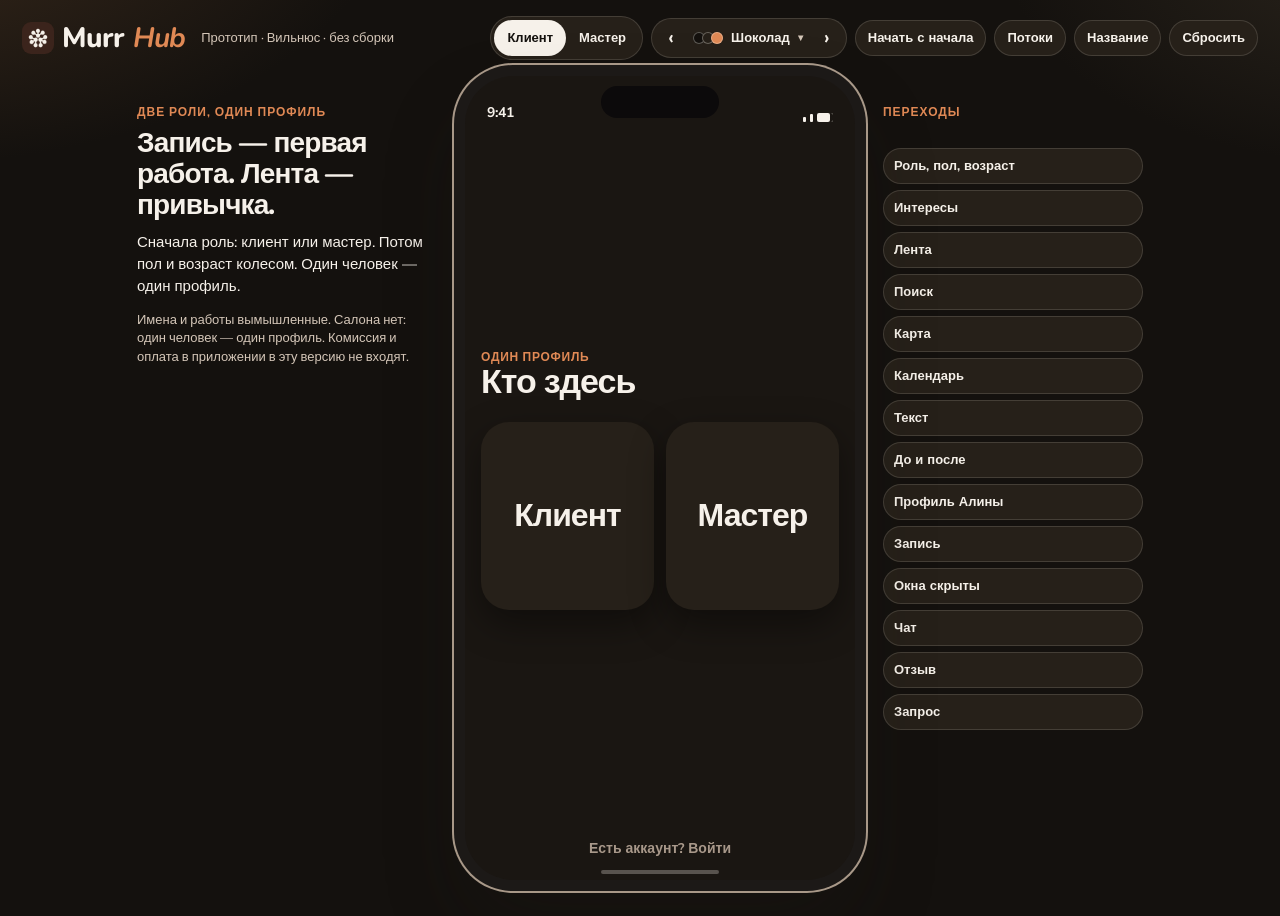
<file: index.html>
<!DOCTYPE html>
<html lang="ru" data-theme="dark">
<head>
  <meta charset="utf-8" />
  <meta name="viewport" content="width=device-width, initial-scale=1" />
  <meta name="theme-color" content="#14110e" />
  <title>MurrHub — прототип</title>
  <link rel="icon" href="media/instagram.png" type="image/png" />
  <link rel="apple-touch-icon" href="media/instagram.png" />
  <link rel="stylesheet" href="css/app.css" />
  <script src="js/chocolate.js"></script>
  <script src="js/themes.js"></script>
  <script>MurrThemes.paint();</script>
</head>
<body>
  <div class="splash" id="splash" hidden>
    <button type="button" class="splash-paw" id="splash-paw" aria-label="Открыть">
      <span class="mark"></span>
    </button>
  </div>
  <div class="studio">
    <header class="bar">
      <a class="brand" href="#/client/feed"><span class="mark" aria-hidden="true"></span>Murr<em>Hub</em></a>
      <p class="bar-note">Прототип · Вильнюс · без сборки</p>
      <div class="bar-actions">
        <div class="switch" role="group" aria-label="Роль">
          <button type="button" id="role-client" data-role="client">Клиент</button>
          <button type="button" id="role-master" data-role="master">Мастер</button>
        </div>
        <div class="theme-track" id="theme-track" role="group" aria-label="Тема" title="Стрелки влево и вправо — соседняя тема">
          <button type="button" class="nav" id="theme-prev" aria-label="Предыдущая тема">‹</button>
          <button type="button" id="theme-current" aria-haspopup="dialog" aria-expanded="false" aria-controls="theme-panel" aria-label="Список тем, сейчас Шоколад">
            <span class="theme-swatches" id="theme-swatches" aria-hidden="true"><i style="background:#14110e"></i><i style="background:#262019"></i><i style="background:#e08955"></i></span>
            <span class="theme-label" id="theme-label">Шоколад</span>
            <span class="theme-chev" aria-hidden="true">▾</span>
          </button>
          <button type="button" class="nav" id="theme-next" aria-label="Следующая тема">›</button>
        </div>
        <label class="choc" id="choc" for="chocolate" hidden>Шоколад
          <input id="chocolate" type="range" min="0" max="100" value="78" aria-label="Светлая тема: от песка к шоколаду" />
        </label>
        <button type="button" id="restart" class="ghost">Начать с начала</button>
        <a class="ghost" href="flows.html">Потоки</a>
        <a class="ghost" id="open-name" href="name.html" target="murrhub-name">Название</a>
        <button type="button" id="reset" class="ghost">Сбросить</button>
      </div>
    </header>
    <div class="stage">
      <aside class="aside left">
        <p class="eyebrow">Две роли, один профиль</p>
        <h2>Запись — первая работа. Лента — привычка.</h2>
        <p id="where" class="where"></p>
        <p class="fine">Имена и работы вымышленные. Салона нет: один человек — один профиль. Комиссия и оплата в приложении в эту версию не входят.</p>
      </aside>
      <div class="phone" id="phone">
        <div class="island" aria-hidden="true"></div>
        <div class="statusbar"><span>9:41</span><span class="sigs" aria-hidden="true"><i></i><i></i><b></b></span></div>
        <div class="screen" id="screen"></div>
        <nav class="tabbar" id="tabbar" aria-label="Разделы"></nav>
        <div class="toast" id="toast" role="status" aria-live="polite" hidden></div>
      </div>
      <aside class="aside right">
        <p class="eyebrow">Переходы</p>
        <nav class="jumps" id="jumps"></nav>
      </aside>
    </div>
  </div>
  <script src="js/data.js"></script>
  <script src="js/app.js"></script>
  <script src="js/namewin.js"></script>
</body>
</html>
</file>
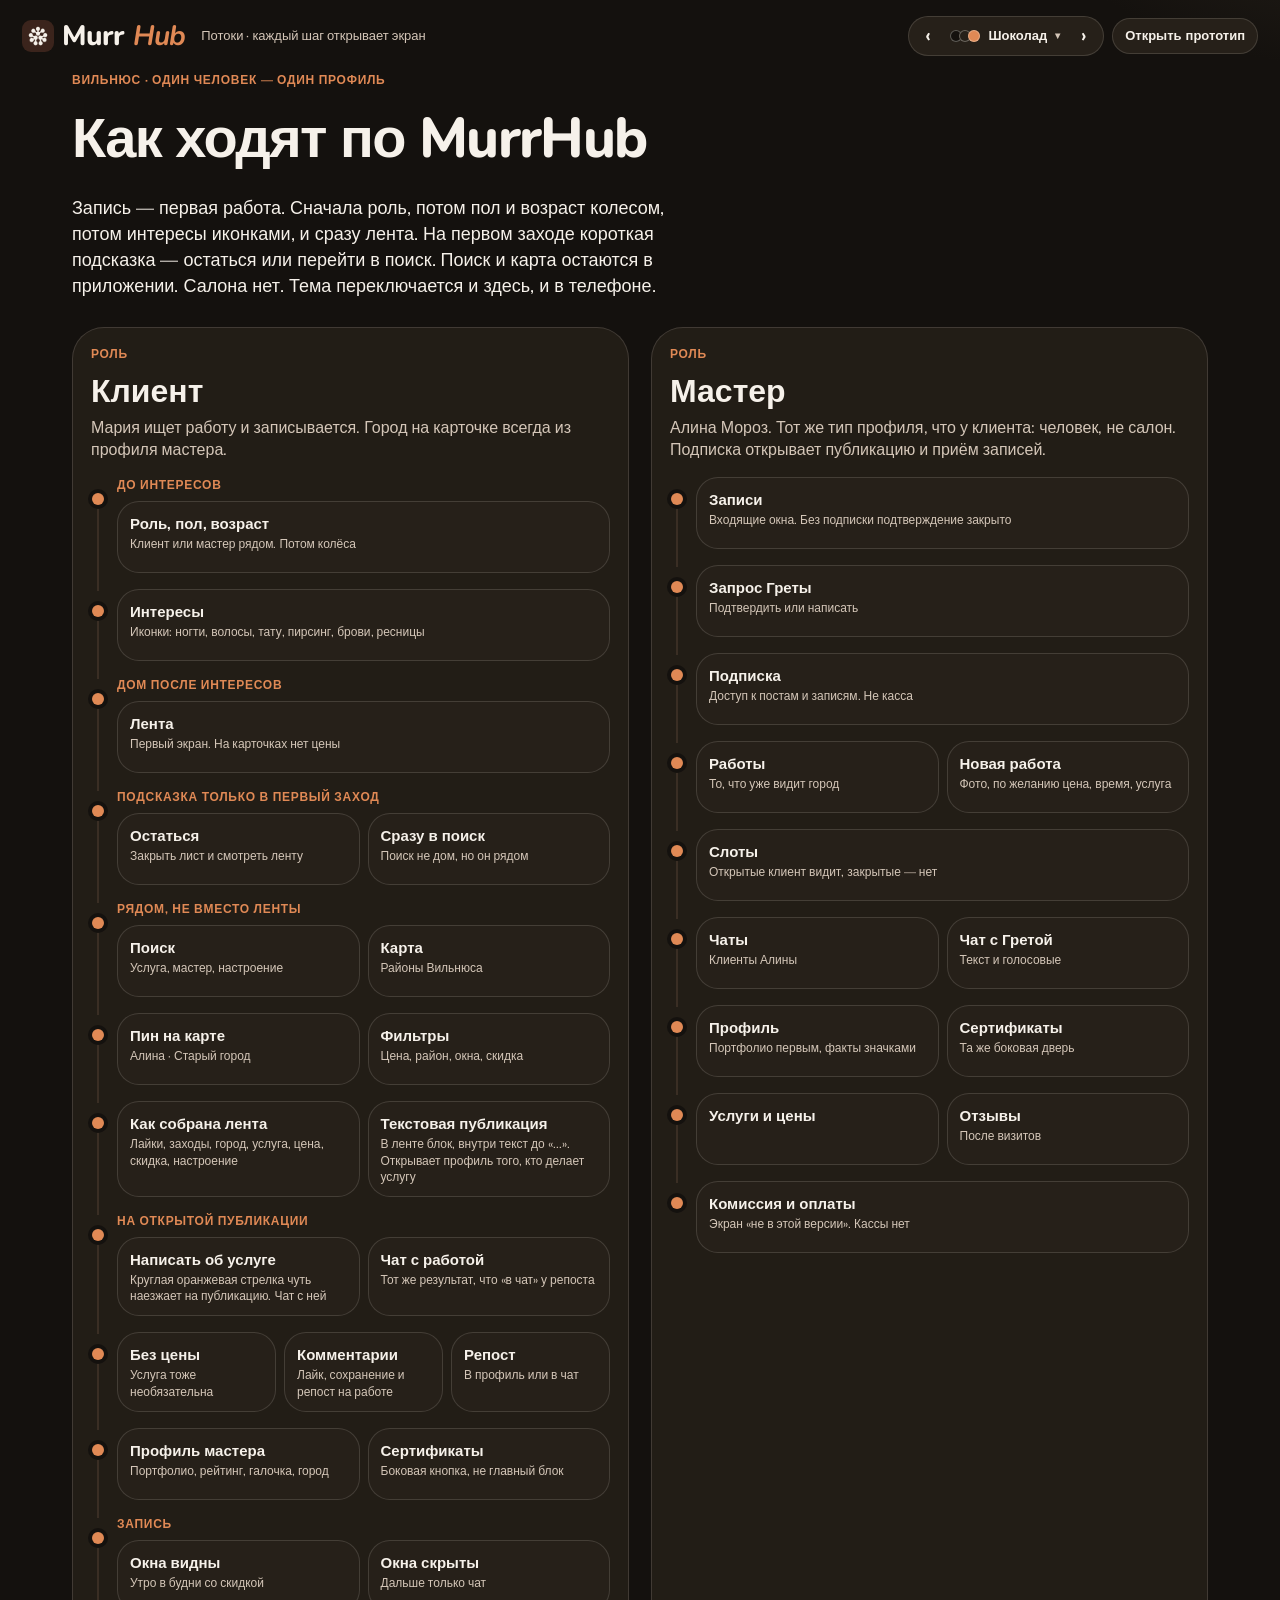
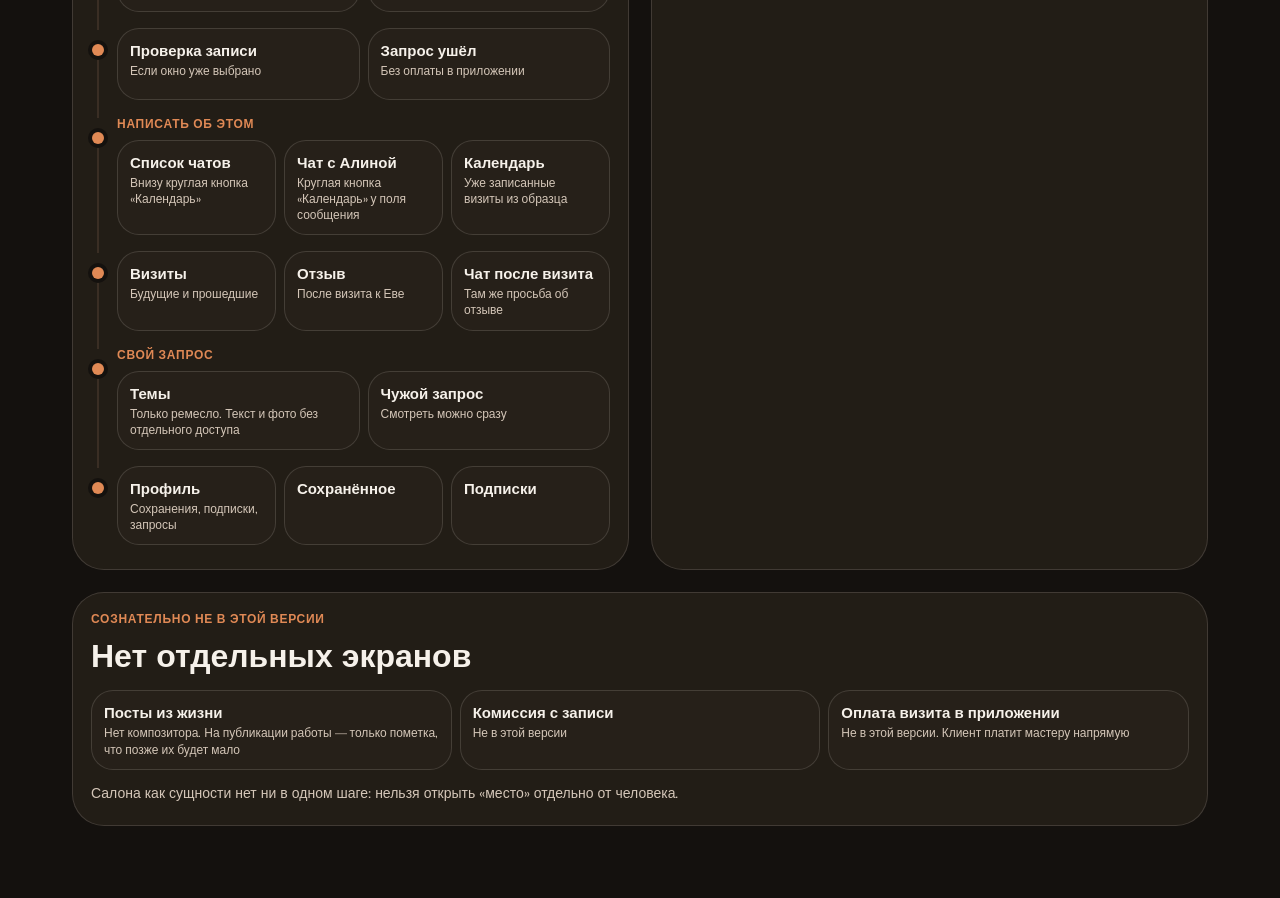
<file: flows.html>
<!DOCTYPE html>
<html lang="ru" data-theme="dark">
<head>
  <meta charset="utf-8" />
  <meta name="viewport" content="width=device-width, initial-scale=1" />
  <meta name="theme-color" content="#14110e" />
  <title>MurrHub — потоки</title>
  <link rel="icon" href="media/instagram.png" type="image/png" />
  <link rel="stylesheet" href="css/app.css" />
  <link rel="stylesheet" href="css/flows.css" />
  <script src="js/chocolate.js"></script>
  <script src="js/themes.js"></script>
  <script>MurrThemes.paint();</script>
</head>
<body>
  <header class="bar">
    <a class="brand" href="index.html#/client/feed"><span class="mark" aria-hidden="true"></span>Murr<em>Hub</em></a>
    <p class="bar-note">Потоки · каждый шаг открывает экран</p>
    <div class="bar-actions">
      <div class="theme-track" id="theme-track" role="group" aria-label="Тема" title="Стрелки влево и вправо — соседняя тема">
        <button type="button" class="nav" id="theme-prev" aria-label="Предыдущая тема">‹</button>
        <button type="button" id="theme-current" aria-haspopup="dialog" aria-expanded="false" aria-controls="theme-panel" aria-label="Список тем, сейчас Шоколад">
          <span class="theme-swatches" id="theme-swatches" aria-hidden="true"><i style="background:#14110e"></i><i style="background:#262019"></i><i style="background:#e08955"></i></span>
          <span class="theme-label" id="theme-label">Шоколад</span>
          <span class="theme-chev" aria-hidden="true">▾</span>
        </button>
        <button type="button" class="nav" id="theme-next" aria-label="Следующая тема">›</button>
      </div>
      <label class="choc" id="choc" for="chocolate" hidden>Шоколад
        <input id="chocolate" type="range" min="0" max="100" value="78" aria-label="Светлая тема: от песка к шоколаду" />
      </label>
      <a class="ghost" href="index.html#/client/onboarding">Открыть прототип</a>
    </div>
  </header>
  <main class="flows">
    <p class="kicker">Вильнюс · один человек — один профиль</p>
    <h1>Как ходят по MurrHub</h1>
    <p class="lede">Запись — первая работа. Сначала роль, потом пол и возраст колесом, потом интересы иконками, и сразу лента. На первом заходе короткая подсказка — остаться или перейти в поиск. Поиск и карта остаются в приложении. Салона нет. Тема переключается и здесь, и в телефоне.</p>

    <div class="lanes">
      <section class="lane" aria-label="Клиент">
        <p class="cap">Роль</p>
        <h2>Клиент</h2>
        <p class="intro">Мария ищет работу и записывается. Город на карточке всегда из профиля мастера.</p>

        <div class="step">
          <p class="cap">До интересов</p>
          <a class="node" href="index.html#/client/welcome"><b>Роль, пол, возраст</b><span>Клиент или мастер рядом. Потом колёса</span></a>
        </div>
        <div class="step">
          <a class="node" href="index.html#/client/onboarding"><b>Интересы</b><span>Иконки: ногти, волосы, тату, пирсинг, брови, ресницы</span></a>
        </div>
        <div class="step">
          <p class="cap">Дом после интересов</p>
          <a class="node" href="index.html#/client/feed"><b>Лента</b><span>Первый экран. На карточках нет цены</span></a>
        </div>
        <div class="step">
          <p class="cap">Подсказка только в первый заход</p>
          <div class="fork two">
            <a class="node" href="index.html#/client/feed"><b>Остаться</b><span>Закрыть лист и смотреть ленту</span></a>
            <a class="node" href="index.html#/client/search"><b>Сразу в поиск</b><span>Поиск не дом, но он рядом</span></a>
          </div>
        </div>
        <div class="step">
          <p class="cap">Рядом, не вместо ленты</p>
          <div class="fork two">
            <a class="node" href="index.html#/client/search"><b>Поиск</b><span>Услуга, мастер, настроение</span></a>
            <a class="node" href="index.html#/client/map"><b>Карта</b><span>Районы Вильнюса</span></a>
          </div>
        </div>
        <div class="step">
          <div class="fork two">
            <a class="node" href="index.html#/client/map/alina"><b>Пин на карте</b><span>Алина · Старый город</span></a>
            <a class="node" href="index.html#/client/search/filters"><b>Фильтры</b><span>Цена, район, окна, скидка</span></a>
          </div>
        </div>
        <div class="step">
          <div class="fork two">
            <a class="node" href="index.html#/client/feed/why"><b>Как собрана лента</b><span>Лайки, заходы, город, услуга, цена, скидка, настроение</span></a>
            <a class="node" href="index.html#/client/post/p-alina-note"><b>Текстовая публикация</b><span>В ленте блок, внутри текст до «...». Открывает профиль того, кто делает услугу</span></a>
          </div>
        </div>
        <div class="step">
          <p class="cap">На открытой публикации</p>
          <div class="fork two">
            <a class="node" href="index.html#/client/post/p-alina-ba"><b>Написать об услуге</b><span>Круглая оранжевая стрелка чуть наезжает на публикацию. Чат с ней</span></a>
            <a class="node" href="index.html#/client/chat/t-alina"><b>Чат с работой</b><span>Тот же результат, что «в чат» у репоста</span></a>
          </div>
        </div>
        <div class="step">
          <div class="fork three">
            <a class="node" href="index.html#/client/post/p-alina-work"><b>Без цены</b><span>Услуга тоже необязательна</span></a>
            <a class="node" href="index.html#/client/post/p-alina-ba/comments"><b>Комментарии</b><span>Лайк, сохранение и репост на работе</span></a>
            <a class="node" href="index.html#/client/post/p-alina-ba/repost"><b>Репост</b><span>В профиль или в чат</span></a>
          </div>
        </div>
        <div class="step">
          <div class="fork two">
            <a class="node" href="index.html#/client/master/alina"><b>Профиль мастера</b><span>Портфолио, рейтинг, галочка, город</span></a>
            <a class="node" href="index.html#/client/master/alina/certs"><b>Сертификаты</b><span>Боковая кнопка, не главный блок</span></a>
          </div>
        </div>
        <div class="step">
          <p class="cap">Запись</p>
          <div class="fork two">
            <a class="node" href="index.html#/client/book/alina"><b>Окна видны</b><span>Утро в будни со скидкой</span></a>
            <a class="node" href="index.html#/client/book/kasparas"><b>Окна скрыты</b><span>Дальше только чат</span></a>
          </div>
        </div>
        <div class="step">
          <div class="fork two">
            <a class="node" href="index.html#/client/book/alina/confirm"><b>Проверка записи</b><span>Если окно уже выбрано</span></a>
            <a class="node" href="index.html#/client/book/alina/done"><b>Запрос ушёл</b><span>Без оплаты в приложении</span></a>
          </div>
        </div>
        <div class="step">
          <p class="cap">Написать об этом</p>
          <div class="fork three">
            <a class="node" href="index.html#/client/chats"><b>Список чатов</b><span>Внизу круглая кнопка «Календарь»</span></a>
            <a class="node" href="index.html#/client/chat/t-alina"><b>Чат с Алиной</b><span>Круглая кнопка «Календарь» у поля сообщения</span></a>
            <a class="node" href="index.html#/client/chat/t-alina/calendar"><b>Календарь</b><span>Уже записанные визиты из образца</span></a>
          </div>
        </div>
        <div class="step">
          <div class="fork three">
            <a class="node" href="index.html#/client/visits"><b>Визиты</b><span>Будущие и прошедшие</span></a>
            <a class="node" href="index.html#/client/review/v-eva"><b>Отзыв</b><span>После визита к Еве</span></a>
            <a class="node" href="index.html#/client/chat/t-eva"><b>Чат после визита</b><span>Там же просьба об отзыве</span></a>
          </div>
        </div>
        <div class="step">
          <p class="cap">Свой запрос</p>
          <div class="fork two">
            <a class="node" href="index.html#/client/compose"><b>Темы</b><span>Только ремесло. Текст и фото без отдельного доступа</span></a>
            <a class="node" href="index.html#/client/post/cp-seek"><b>Чужой запрос</b><span>Смотреть можно сразу</span></a>
          </div>
        </div>
        <div class="step">
          <div class="fork three">
            <a class="node" href="index.html#/client/profile"><b>Профиль</b><span>Сохранения, подписки, запросы</span></a>
            <a class="node" href="index.html#/client/saves"><b>Сохранённое</b><span></span></a>
            <a class="node" href="index.html#/client/follows"><b>Подписки</b><span></span></a>
          </div>
        </div>
      </section>

      <section class="lane" aria-label="Мастер">
        <p class="cap">Роль</p>
        <h2>Мастер</h2>
        <p class="intro">Алина Мороз. Тот же тип профиля, что у клиента: человек, не салон. Подписка открывает публикацию и приём записей.</p>

        <div class="step">
          <a class="node" href="index.html#/master/bookings"><b>Записи</b><span>Входящие окна. Без подписки подтверждение закрыто</span></a>
        </div>
        <div class="step">
          <a class="node" href="index.html#/master/booking/b-greta"><b>Запрос Греты</b><span>Подтвердить или написать</span></a>
        </div>
        <div class="step">
          <a class="node" href="index.html#/master/paywall"><b>Подписка</b><span>Доступ к постам и записям. Не касса</span></a>
        </div>
        <div class="step">
          <div class="fork two">
            <a class="node" href="index.html#/master/posts"><b>Работы</b><span>То, что уже видит город</span></a>
            <a class="node" href="index.html#/master/compose"><b>Новая работа</b><span>Фото, по желанию цена, время, услуга</span></a>
          </div>
        </div>
        <div class="step">
          <a class="node" href="index.html#/master/slots"><b>Слоты</b><span>Открытые клиент видит, закрытые — нет</span></a>
        </div>
        <div class="step">
          <div class="fork two">
            <a class="node" href="index.html#/master/chats"><b>Чаты</b><span>Клиенты Алины</span></a>
            <a class="node" href="index.html#/master/chat/t-greta"><b>Чат с Гретой</b><span>Текст и голосовые</span></a>
          </div>
        </div>
        <div class="step">
          <div class="fork two">
            <a class="node" href="index.html#/master/profile"><b>Профиль</b><span>Портфолио первым, факты значками</span></a>
            <a class="node" href="index.html#/master/certs"><b>Сертификаты</b><span>Та же боковая дверь</span></a>
          </div>
        </div>
        <div class="step">
          <div class="fork two">
            <a class="node" href="index.html#/master/services"><b>Услуги и цены</b><span></span></a>
            <a class="node" href="index.html#/master/reviews"><b>Отзывы</b><span>После визитов</span></a>
          </div>
        </div>
        <div class="step">
          <a class="node" href="index.html#/master/later"><b>Комиссия и оплаты</b><span>Экран «не в этой версии». Кассы нет</span></a>
        </div>
      </section>
    </div>

    <section class="lane later">
      <p class="cap">Сознательно не в этой версии</p>
      <h2>Нет отдельных экранов</h2>
      <div class="fork three" style="margin-top:12px">
        <a class="node" href="index.html#/master/compose"><b>Посты из жизни</b><span>Нет композитора. На публикации работы — только пометка, что позже их будет мало</span></a>
        <a class="node" href="index.html#/master/later"><b>Комиссия с записи</b><span>Не в этой версии</span></a>
        <a class="node" href="index.html#/master/later"><b>Оплата визита в приложении</b><span>Не в этой версии. Клиент платит мастеру напрямую</span></a>
      </div>
      <p class="note">Салона как сущности нет ни в одном шаге: нельзя открыть «место» отдельно от человека.</p>
    </section>
  </main>
  <script>MurrThemes.mount();</script>
</body>
</html>
</file>
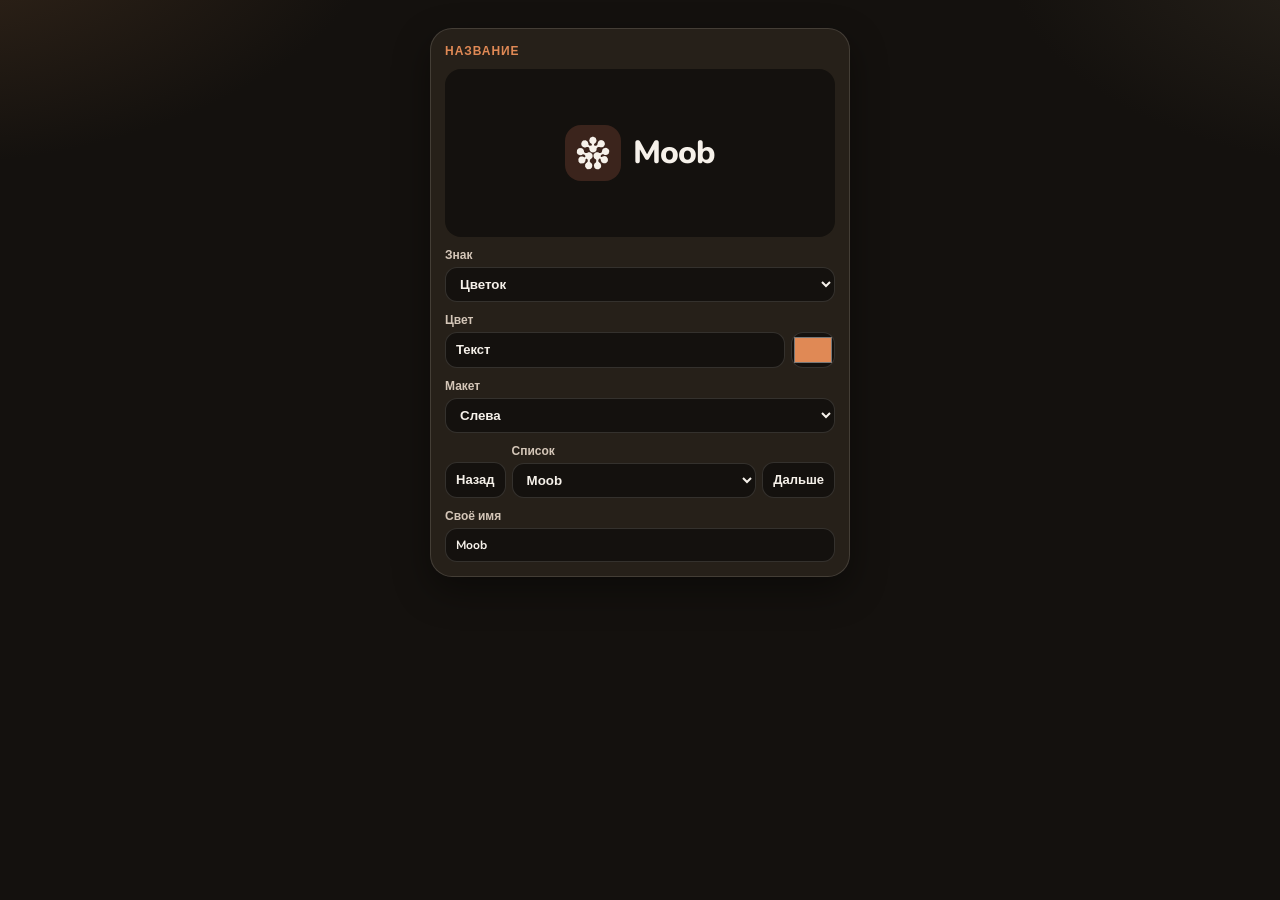
<file: name.html>
<!DOCTYPE html>
<html lang="ru" data-theme="dark">
<head>
  <meta charset="utf-8" />
  <meta name="viewport" content="width=device-width, initial-scale=1" />
  <meta name="theme-color" content="#14110e" />
  <title>MurrHub — название</title>
  <link rel="icon" href="media/instagram.png" type="image/png" />
  <link rel="stylesheet" href="css/app.css" />
  <style>
    .namewin .mark:has(svg)::before { content: none; }
    .namewin .mark svg {
      position: absolute;
      inset: 0;
      width: 100%;
      height: 100%;
      display: block;
    }
    .namewin .mark svg path {
      fill: var(--ink);
      cursor: pointer;
      pointer-events: visibleFill;
    }
    .namewin .mark svg path[data-tone="accent"] { fill: var(--mark-accent, var(--rose)); }
    .namewin-color { display: flex; gap: 6px; align-items: center; }
    .namewin #mark-tone {
      flex: 1;
      width: auto;
      border: 1px solid var(--line);
      border-radius: 12px;
      background: var(--bg);
      color: var(--ink);
      padding: 8px 10px;
      font: inherit;
      font-size: 13px;
      font-weight: 800;
      text-align: left;
    }
    .namewin #mark-accent {
      width: 44px;
      height: 36px;
      padding: 0;
      border: 1px solid var(--line);
      border-radius: 12px;
      background: var(--bg);
      flex: none;
    }
  </style>
  <script src="js/chocolate.js"></script>
  <script src="js/themes.js"></script>
  <script src="js/mark-parts.js"></script>
  <script src="js/namewin.js"></script>
  <script>MurrName.applyTheme();</script>
</head>
<body>
  <main class="namepage">
    <section class="namewin" id="namewin" aria-label="Название">
      <p class="namewin-kicker">Название</p>
      <div class="lockup-stage">
        <div class="lockup" id="lockup" data-layout="left">
          <span class="mark" data-logo="flower" aria-hidden="true"></span>
          <b class="lockup-name" id="lockup-name">Moob</b>
        </div>
      </div>
      <label class="namewin-field">Знак
        <select id="logo-pick">
          <option value="flower">Цветок</option>
          <option value="paw">Лапа</option>
          <option value="trio">Трое</option>
          <option value="burst">Всплеск</option>
          <option value="hand">Ладонь</option>
          <option value="spark">Искра</option>
          <option value="sun">Солнце</option>
          <option value="figure">Фигура</option>
          <option value="cross">Крест</option>
          <option value="tree">Дерево</option>
          <option value="pinwheel">Вертушка</option>
          <option value="bloom">Розетка</option>
          <option value="ampersand">Амперсанд</option>
          <option value="cat">Кот</option>
          <option value="arrow">Стрелка</option>
          <option value="spots">Пятна</option>
          <option value="knot">Узел</option>
          <option value="peaks">Пики</option>
          <option value="rings">Кольца</option>
        </select>
      </label>
      <label class="namewin-field">Цвет
        <span class="namewin-color">
          <button type="button" id="mark-tone" data-tone="ink">Текст</button>
          <input id="mark-accent" type="color" value="#e08955" aria-label="Акцент">
        </span>
      </label>
      <label class="namewin-field">Макет
        <select id="lockup-layout">
          <option value="left">Слева</option>
          <option value="above">Сверху</option>
          <option value="right">Справа</option>
          <option value="stack">Стопка</option>
          <option value="compact">Плотно</option>
          <option value="wide">Широко</option>
        </select>
      </label>
      <div class="name-cycle">
        <button type="button" id="name-prev">Назад</button>
        <label class="namewin-field">Список
          <select id="name-pick">
            <option value="">Своё</option>
          </select>
        </label>
        <button type="button" id="name-next">Дальше</button>
      </div>
      <label class="namewin-field">Своё имя
        <input id="name-custom" type="text" maxlength="24" autocomplete="off" spellcheck="false" value="Moob" />
      </label>
    </section>
  </main>
</body>
</html>
</file>
<file: css/app.css>
@font-face { font-family: "Nunito Sans"; src: url("../fonts/nunito-sans-400.woff2") format("woff2"); font-weight: 400; font-style: normal; font-display: swap; }
@font-face { font-family: "Nunito Sans"; src: url("../fonts/nunito-sans-500.woff2") format("woff2"); font-weight: 500; font-style: normal; font-display: swap; }
@font-face { font-family: "Nunito Sans"; src: url("../fonts/nunito-sans-600.woff2") format("woff2"); font-weight: 600; font-style: normal; font-display: swap; }
@font-face { font-family: "Nunito Sans"; src: url("../fonts/nunito-sans-700.woff2") format("woff2"); font-weight: 700; font-style: normal; font-display: swap; }
@font-face { font-family: Nunito; src: url("../fonts/nunito-600.woff2") format("woff2"); font-weight: 600; font-style: normal; font-display: swap; }
@font-face { font-family: Nunito; src: url("../fonts/nunito-700.woff2") format("woff2"); font-weight: 700; font-style: normal; font-display: swap; }
@font-face { font-family: Nunito; src: url("../fonts/nunito-800.woff2") format("woff2"); font-weight: 800; font-style: normal; font-display: swap; }
@font-face { font-family: Nunito; src: url("../fonts/nunito-700i.woff2") format("woff2"); font-weight: 700; font-style: italic; font-display: swap; }

:root {
  --bg: #4f3226;
  --bg-2: #4f3226;
  --surface: #6c4532;
  --ink: #f6f1ea;
  --muted: #eedfd2;
  --faint: #d8c2af;
  --line: rgba(246, 241, 234, 0.16);
  --rose: #e68847;
  --rose-deep: #f2ba84;
  --rose-soft: #5e3e2e;
  --blush: #5e3e2e;
  --gold: #e6a860;
  --seal: #8fceb8;
  --seal-ink: #24160f;
  --btn: #e68847;
  --btn-ink: #1c1917;
  --press: #853a17;
  --press-ink: #f6f1ea;
  --shadow: 0 14px 36px rgba(0, 0, 0, 0.38);
  --tab: rgba(42, 26, 18, 0.92);
  --me: #e68847;
  --me-ink: #1c1917;
  --them: #6c4532;
  --map-paper: #402d23;
  --map-water: #7e5036;
  --map-water-2: #503325;
  --map-park: #444130;
  --map-block: #50392e;
  --map-ink: #edddcd;
  --overlay: rgba(20, 10, 6, 0.62);
  --good-soft: #354131;
  --warn-soft: #543c2c;
  --glow: #5e392b;
  --glow-2: #4e3124;
  --select: #7e5038;
  --bezel: #1c1917;
  --bezel-rim: #a89888;
  --sans: "Nunito Sans", "Trebuchet MS", sans-serif;
  --serif: Nunito, "Trebuchet MS", sans-serif;
  --phone-w: 390px;
  color-scheme: dark;
}

html[data-theme="dark"] {
  --bg: #14110e;
  --bg-2: #1a1612;
  --surface: #262019;
  --ink: #f6f1ea;
  --muted: #d4c6b8;
  --faint: #a8988a;
  --line: rgba(246, 241, 234, 0.14);
  --rose: #e08955;
  --rose-deep: #e08955;
  --rose-soft: #3a2e24;
  --blush: #3a2e24;
  --gold: #e0a15a;
  --seal: #8fceb8;
  --seal-ink: #14110e;
  --btn: #e08955;
  --btn-ink: #1c1917;
  --press: #a34e22;
  --press-ink: #f6f1ea;
  --shadow: 0 14px 36px rgba(0, 0, 0, 0.4);
  --tab: rgba(20, 17, 14, 0.92);
  --me: #e08955;
  --me-ink: #1c1917;
  --them: #2c241c;
  --map-paper: #221c16;
  --map-water: #8a5a3a;
  --map-water-2: #4a3424;
  --map-park: #3e4634;
  --map-block: #3a3128;
  --map-ink: #e7d7c8;
  --overlay: rgba(8, 6, 4, 0.62);
  --good-soft: #243028;
  --warn-soft: #3a2c1c;
  color-scheme: dark;
}

* { box-sizing: border-box; }
html, body { margin: 0; padding: 0; }
body {
  min-height: 100vh;
  font-family: var(--sans);
  color: var(--ink);
  background:
    radial-gradient(980px 520px at -8% -16%, var(--glow) 0%, transparent 54%),
    radial-gradient(820px 480px at 108% -8%, var(--glow-2) 0%, transparent 50%),
    var(--bg);
}
html[data-theme="dark"] body {
  background:
    radial-gradient(900px 500px at -8% -12%, #3a2a1c 0%, transparent 55%),
    radial-gradient(760px 440px at 108% -6%, #2a241c 0%, transparent 50%),
    var(--bg);
}
button, input, textarea { font: inherit; color: inherit; }
button { cursor: pointer; }
img { max-width: 100%; }
::selection { background: var(--select); color: var(--ink); }
:focus-visible { outline: 2px solid var(--rose-deep); outline-offset: 2px; }
.i { width: 1.15em; height: 1.15em; display: block; pointer-events: none; flex: none; }

.studio { min-height: 100vh; }
.bar {
  display: flex;
  align-items: center;
  gap: 16px;
  padding: 16px 22px 8px;
  flex-wrap: wrap;
}
.brand {
  font-family: var(--serif);
  font-weight: 800;
  font-size: 28px;
  letter-spacing: -0.03em;
  color: var(--ink);
  text-decoration: none;
}
.brand { display: inline-flex; align-items: center; gap: 8px; }
.mark {
  display: inline-block;
  position: relative;
  flex: none;
  background: var(--surface);
  overflow: hidden;
  --mark-shape: url("[data-uri]");
}
.mark::before {
  content: "";
  position: absolute;
  inset: 0;
  background: var(--ink);
  -webkit-mask-image: var(--mark-shape);
  -webkit-mask-repeat: no-repeat;
  -webkit-mask-position: center;
  -webkit-mask-size: 100% 100%;
  mask-image: var(--mark-shape);
  mask-repeat: no-repeat;
  mask-position: center;
  mask-size: 100% 100%;
}
html[data-preset="chocolate"] .mark { background: #3b241c; }
.brand .mark { width: 32px; height: 32px; border-radius: 9px; }
.brand em { font-style: italic; color: var(--rose-deep); }
.choc {
  display: flex;
  align-items: center;
  gap: 8px;
  background: var(--surface);
  border: 1px solid var(--line);
  border-radius: 999px;
  padding: 6px 10px 6px 12px;
  color: var(--ink);
  font-size: 13px;
  font-weight: 650;
}
.choc input { width: 116px; margin: 0; accent-color: var(--btn); }
.choc[hidden] { display: none; }
.bar-note { margin: 0; color: var(--muted); font-size: 13px; flex: 1; }
.bar-actions { display: flex; gap: 8px; align-items: center; flex-wrap: wrap; }
.switch { display: flex; background: var(--surface); border-radius: 999px; padding: 3px; border: 1px solid var(--line); }
.switch button, .ghost {
  border: 1px solid transparent;
  background: transparent;
  border-radius: 999px;
  padding: 8px 12px;
  font-weight: 650;
  font-size: 13px;
  text-decoration: none;
  color: var(--ink);
}
.switch button.on { background: var(--ink); color: var(--bg); }
.ghost { border-color: var(--line); background: var(--surface); }

.stage {
  display: grid;
  grid-template-columns: minmax(200px, 300px) var(--phone-w) minmax(180px, 260px);
  gap: 28px;
  justify-content: center;
  align-items: start;
  padding: 8px 20px 36px;
}
.aside h2 {
  font-family: var(--serif);
  font-weight: 800;
  font-size: 28px;
  line-height: 1.1;
  letter-spacing: -0.03em;
  margin: 8px 0 12px;
}
.eyebrow { margin: 28px 0 0; color: var(--rose-deep); font-weight: 700; font-size: 12px; letter-spacing: 0.08em; text-transform: uppercase; }
.where { font-size: 15px; line-height: 1.45; margin: 0 0 12px; }
.fine { color: var(--muted); font-size: 13px; line-height: 1.45; }
.jumps { display: flex; flex-direction: column; gap: 6px; margin-top: 28px; }
.jumps a {
  text-decoration: none;
  color: var(--ink);
  background: var(--surface);
  border: 1px solid var(--line);
  border-radius: 18px;
  padding: 8px 10px;
  font-size: 13px;
  font-weight: 650;
}
.jumps a:hover { border-color: var(--rose); }

.phone {
  width: var(--phone-w);
  height: min(844px, calc(100vh - 96px));
  min-height: 680px;
  background: var(--bg-2);
  border-radius: 48px;
  box-shadow: 0 0 0 11px var(--bezel), 0 0 0 13px var(--bezel-rim), 0 40px 80px rgba(28, 25, 23, 0.28);
  position: relative;
  overflow: hidden;
  display: flex;
  flex-direction: column;
  color: var(--ink);
}
.island {
  position: absolute;
  top: 10px;
  left: 50%;
  transform: translateX(-50%);
  width: 118px;
  height: 32px;
  background: #0c0a0b;
  border-radius: 20px;
  z-index: 5;
}
.statusbar {
  height: 52px;
  flex: none;
  display: flex;
  justify-content: space-between;
  align-items: flex-end;
  padding: 0 22px 6px;
  font-weight: 700;
  font-size: 14px;
  position: relative;
  z-index: 4;
}
.sigs { display: flex; gap: 4px; align-items: flex-end; height: 12px; }
.sigs i, .sigs b { display: block; width: 3px; background: var(--ink); border-radius: 1px; }
.sigs i:nth-child(1) { height: 5px; }
.sigs i:nth-child(2) { height: 8px; }
.sigs b { width: 16px; height: 9px; border-radius: 2px; box-shadow: inset -3px 0 0 var(--bg-2); }
.screen { flex: 1; min-height: 0; overflow: auto; scrollbar-width: none; position: relative; }
.screen::-webkit-scrollbar { display: none; }
.phone::after {
  content: "";
  position: absolute;
  width: 118px;
  height: 4px;
  border-radius: 4px;
  background: var(--ink);
  opacity: 0.28;
  left: 50%;
  bottom: 6px;
  transform: translateX(-50%);
  z-index: 6;
  pointer-events: none;
}
.tabbar {
  flex: none;
  display: grid;
  grid-template-columns: repeat(5, 1fr);
  background: var(--tab);
  backdrop-filter: blur(16px);
  border-top: 1px solid var(--line);
  padding: 6px 4px 16px;
  z-index: 4;
}
.phone.no-tabs .tabbar { display: none; }
.tab {
  border: 0;
  background: transparent;
  display: flex;
  flex-direction: column;
  align-items: center;
  gap: 2px;
  color: var(--faint);
  font-size: 10px;
  font-weight: 700;
  padding: 4px 0;
  position: relative;
}
.tab.on { color: var(--rose-deep); }
.tab .dot {
  position: absolute;
  top: 2px;
  right: calc(50% - 16px);
  width: 7px;
  height: 7px;
  border-radius: 50%;
  background: var(--rose-deep);
}
.toast {
  position: absolute;
  left: 50%;
  bottom: 86px;
  transform: translateX(-50%);
  background: var(--ink);
  color: var(--bg);
  border-radius: 999px;
  padding: 10px 14px;
  font-size: 13px;
  font-weight: 650;
  z-index: 8;
  max-width: 86%;
  text-align: center;
  box-shadow: var(--shadow);
}
.phone.no-tabs .toast { bottom: 28px; }

.page { min-height: 100%; }
.pad { padding: 4px 16px 28px; }
.top {
  position: sticky;
  top: 0;
  z-index: 3;
  display: grid;
  grid-template-columns: 40px 1fr 40px;
  align-items: center;
  gap: 6px;
  padding: 4px 10px 8px;
  background: color-mix(in srgb, var(--bg-2) 88%, transparent);
  backdrop-filter: blur(14px);
}
.top h1 { margin: 0; text-align: center; font-size: 16px; font-weight: 750; }
.iconbtn, .heart, .iconstat {
  width: 36px;
  height: 36px;
  border-radius: 50%;
  border: 0;
  background: var(--surface);
  color: var(--ink);
  display: grid;
  place-items: center;
  box-shadow: 0 1px 0 var(--line);
}
.display {
  font-family: var(--serif);
  font-weight: 800;
  letter-spacing: -0.03em;
  line-height: 1.02;
  font-size: 34px;
  margin: 0;
}
.sub { color: var(--muted); font-size: 14px; line-height: 1.45; margin: 8px 0 0; }
.kicker { margin: 0; color: var(--rose-deep); font-size: 12px; font-weight: 750; letter-spacing: 0.06em; text-transform: uppercase; font-style: normal; }
.muted { color: var(--muted); }
.fine { font-size: 13px; }
.row { display: flex; align-items: center; gap: 10px; }
.spread { display: flex; align-items: center; justify-content: space-between; gap: 10px; }
.section { margin: 18px 0 8px; font-size: 15px; font-weight: 750; }
.avatar, .mono {
  width: 40px;
  height: 40px;
  border-radius: 50%;
  object-fit: cover;
  background: var(--rose-soft);
  flex: none;
}
.mono { display: grid; place-items: center; font-weight: 750; color: var(--ink); }
.avatar.sm, .mono.sm { width: 28px; height: 28px; font-size: 12px; }
.avatar.pub, .mono.pub { width: 22px; height: 22px; font-size: 11px; box-shadow: 0 0 0 2px var(--bg-2); }
.avatar.lg { width: 56px; height: 56px; }
.verified {
  display: inline-grid;
  place-items: center;
  width: 16px;
  height: 16px;
  padding: 0;
  border: 0;
  border-radius: 50%;
  background: var(--seal);
  color: var(--seal-ink);
  vertical-align: -2px;
  margin-left: 4px;
  line-height: 0;
}
.verified .i { width: 11px; height: 11px; }
.verified.pending { background: transparent; color: var(--gold); box-shadow: inset 0 0 0 1.5px var(--gold); }
.name { font-weight: 750; }
.price { font-family: var(--serif); font-weight: 800; font-style: normal; letter-spacing: -0.03em; }
.old { color: var(--faint); text-decoration: line-through; font-style: normal; font-family: var(--sans); font-size: 0.8em; margin-right: 4px; }
.stars { display: inline-flex; gap: 1px; color: var(--gold); }
.star .i { width: 14px; height: 14px; }
.star.on .i { fill: currentColor; }

.btn {
  border: 1px solid var(--line);
  background: var(--surface);
  color: var(--ink);
  border-radius: 20px;
  padding: 12px 14px;
  font-weight: 750;
  font-size: 14px;
}
.btn.primary { background: var(--btn); color: var(--btn-ink); border-color: transparent; box-shadow: 0 8px 18px color-mix(in srgb, var(--btn) 32%, transparent); }
.btn.primary:active { background: var(--press); color: var(--press-ink); }
.btn.ghost { background: transparent; }
.btn.small { padding: 8px 10px; border-radius: 999px; font-size: 12px; }
.btn.block { width: 100%; }
.btn:disabled { opacity: 0.45; cursor: default; }
.btn:active { transform: scale(0.99); }
.btnrow { display: flex; gap: 8px; margin-top: 12px; }
.btnrow .btn { flex: 1; }

.chips { display: flex; gap: 8px; overflow: auto; scrollbar-width: none; padding: 2px 0 6px; }
.chips::-webkit-scrollbar { display: none; }
.chip {
  flex: none;
  display: inline-flex;
  align-items: center;
  gap: 4px;
  border: 1px solid var(--line);
  background: var(--surface);
  border-radius: 999px;
  padding: 7px 12px;
  font-size: 13px;
  font-weight: 700;
}
.chip.on { background: var(--ink); color: var(--bg); border-color: var(--ink); }

.field { display: flex; flex-direction: column; gap: 6px; margin: 12px 0; }
.field span, .label { font-size: 12px; font-weight: 750; color: var(--muted); }
.field input, .field textarea, .composer input, .search input {
  width: 100%;
  border: 1px solid var(--line);
  background: var(--surface);
  border-radius: 18px;
  padding: 12px 12px;
  outline: none;
}
.field textarea { min-height: 76px; resize: vertical; }
.search {
  display: flex;
  align-items: center;
  gap: 8px;
  background: var(--surface);
  border: 1px solid var(--line);
  border-radius: 22px;
  padding: 0 12px;
  margin: 8px 0 10px;
}
.search input { border: 0; background: transparent; padding: 12px 0; }

.onboard { padding: 8px 16px 24px; }
.choices { display: flex; flex-direction: column; gap: 10px; margin: 16px 0 8px; }
.choice {
  width: 100%;
  text-align: left;
  border: 0;
  background: var(--surface);
  color: var(--ink);
  border-radius: 22px;
  padding: 16px 16px 14px;
  box-shadow: var(--shadow);
}
.choice b { display: block; font-family: var(--serif); font-weight: 800; font-size: 22px; letter-spacing: -0.03em; }
.choice span { display: block; margin-top: 4px; color: var(--muted); font-size: 14px; line-height: 1.35; }
.choice.on { background: var(--btn); color: var(--btn-ink); }
.choice.on span { color: var(--btn-ink); }
.backchip { margin-top: 14px; }
.rolescreen {
  min-height: 100%;
  display: flex;
  flex-direction: column;
  position: relative;
  padding-bottom: 18px;
}
.role-stage {
  flex: 1;
  display: flex;
  flex-direction: column;
  justify-content: center;
}
.role-pair {
  display: grid;
  grid-template-columns: 1fr 1fr;
  gap: 12px;
  margin-top: 22px;
}
.rolepick {
  min-height: 188px;
  border: 0;
  border-radius: 28px;
  background: var(--surface);
  color: var(--ink);
  box-shadow: var(--shadow);
  display: flex;
  flex-direction: column;
  align-items: center;
  justify-content: center;
  text-align: center;
  padding: 18px 10px;
  gap: 8px;
}
.rolepick b {
  font-family: var(--serif);
  font-weight: 800;
  font-size: 32px;
  letter-spacing: -0.03em;
  line-height: 1;
}
.rolepick:active { transform: scale(0.98); background: var(--btn); color: var(--btn-ink); }
.login-line {
  border: 0;
  background: transparent;
  color: var(--faint);
  font-size: 14px;
  font-weight: 650;
  padding: 16px 8px 4px;
  text-align: center;
}
.login-line:hover { color: var(--muted); }
.drum-wrap { position: relative; margin: 12px 0 4px; }
.drum-wrap::before {
  content: "";
  position: absolute;
  left: 0;
  right: 0;
  top: 50%;
  height: 64px;
  transform: translateY(-50%);
  border-radius: 18px;
  background: color-mix(in srgb, var(--ink) 8%, transparent);
  pointer-events: none;
}
.drum {
  height: 320px;
  overflow-y: auto;
  scroll-snap-type: y mandatory;
  scrollbar-width: none;
  overscroll-behavior: contain;
  position: relative;
  z-index: 1;
  touch-action: pan-y;
  user-select: none;
  mask-image: linear-gradient(transparent, #000 16%, #000 84%, transparent);
  -webkit-mask-image: linear-gradient(transparent, #000 16%, #000 84%, transparent);
}
.drum::-webkit-scrollbar { display: none; }
.drum-pad { height: 128px; }
.drum-item {
  height: 64px;
  width: 100%;
  scroll-snap-align: center;
  border: 0;
  background: transparent;
  color: var(--faint);
  font-family: var(--serif);
  font-weight: 800;
  font-size: 18px;
  letter-spacing: -0.03em;
  line-height: 64px;
  padding: 0;
  opacity: 0.28;
}
.drum-item.is-near { font-size: 26px; opacity: 0.55; color: var(--muted); }
.drum-item.is-on { font-size: 44px; opacity: 1; color: var(--ink); }
.drum.words .drum-item.is-on { font-size: 32px; }
.wheel-note {
  min-height: 1.4em;
  margin: 4px 0 10px;
  text-align: center;
  color: var(--muted);
  font-size: 14px;
}
.sheet {
  position: absolute;
  inset: 0;
  z-index: 6;
  display: flex;
  flex-direction: column;
  justify-content: flex-end;
}
.igrid { display: grid; grid-template-columns: 1fr 1fr; gap: 10px; margin: 16px 0; }
.igrid button {
  position: relative;
  border: 0;
  padding: 12px;
  min-height: 112px;
  border-radius: 22px;
  overflow: hidden;
  color: var(--ink);
  text-align: left;
  background: var(--surface);
  box-shadow: var(--shadow);
  display: flex;
  flex-direction: column;
  align-items: flex-start;
  justify-content: space-between;
}
.igrid .craft { width: 44px; height: 44px; color: var(--btn); }
.igrid button b { font-size: 16px; font-weight: 750; }
.igrid button .tick {
  position: absolute;
  top: 8px;
  right: 8px;
  width: 22px;
  height: 22px;
  border-radius: 50%;
  display: grid;
  place-items: center;
  background: color-mix(in srgb, var(--ink) 8%, transparent);
  color: var(--ink);
}
.igrid button.on { box-shadow: inset 0 0 0 2px var(--btn); }
.igrid button.on .tick { background: var(--btn); color: var(--btn-ink); }

.peek {
  width: 100%;
  display: grid;
  grid-template-columns: 112px 1fr;
  gap: 10px;
  text-align: left;
  border: 0;
  background: var(--surface);
  border-radius: 18px;
  overflow: hidden;
  padding: 0;
  box-shadow: var(--shadow);
  margin: 8px 0 14px;
  color: inherit;
}
.peekmap { height: 84px; position: relative; overflow: hidden; }
.peek .copy { padding: 14px 12px 14px 0; }
.peek strong { display: block; }
.peek span { display: block; color: var(--muted); font-size: 12px; margin-top: 2px; }
.hit {
  width: 100%;
  display: grid;
  grid-template-columns: 84px 1fr;
  gap: 10px;
  text-align: left;
  border: 0;
  background: transparent;
  color: inherit;
  padding: 8px 0;
  border-bottom: 1px solid var(--line);
}
.hit img, .thumb { width: 84px; height: 84px; object-fit: cover; border-radius: 18px; background: var(--rose-soft); }
.thumb { display: grid; place-items: center; font-family: var(--serif); font-size: 22px; }
.thumb.textbit {
  font-family: var(--sans);
  font-size: 11px;
  font-weight: 700;
  line-height: 1.25;
  text-align: left;
  align-items: end;
  padding: 8px;
}
.hit b { display: block; font-size: 14px; }
.hit b.hit-name { display: flex; align-items: center; gap: 8px; }
.hit em { font-style: normal; color: var(--muted); font-size: 12px; display: block; margin-top: 2px; }

.feedflow {
  display: flex;
  flex-wrap: wrap;
  align-items: flex-start;
  justify-content: space-between;
  margin-top: 12px;
}
.feedflow > .pcard { width: calc(50% - 6px); margin: 0 0 16px; }
.feedflow > .pcard:nth-child(4n + 1) { width: calc(54% - 6px); }
.feedflow > .pcard:nth-child(4n + 2) { width: calc(46% - 6px); margin-top: 18px; }
.feedflow > .pcard:nth-child(4n + 3) { margin-top: 6px; }
.feedflow > .pcard:nth-child(4n) { margin-top: 14px; }
.feedflow.flush {
  display: block;
  column-count: 2;
  column-gap: 6px;
}
.feedflow.flush > .pcard,
.feedflow.flush > .pcard:nth-child(4n + 1),
.feedflow.flush > .pcard:nth-child(4n + 2),
.feedflow.flush > .pcard:nth-child(4n + 3),
.feedflow.flush > .pcard:nth-child(4n) {
  width: 100%;
  margin: 0 0 6px;
  break-inside: avoid;
  page-break-inside: avoid;
}
.feedflow.flush .shotwrap { border-radius: 12px; overflow: hidden; }
.feedflow.flush .shot,
.feedflow.flush .textshell { border-radius: 0; box-shadow: none; }
.feedflow.flush .textshell { padding-bottom: 48px; }
.feedflow.flush .face { position: static; }
.feedflow.flush .avatar.pub { box-shadow: 0 0 0 2px #fff; }
.feedflow.flush .textcard .avatar.pub { box-shadow: 0 0 0 2px var(--surface); }
.cardfoot {
  position: absolute;
  left: 0;
  right: 0;
  bottom: 0;
  z-index: 3;
  display: flex;
  align-items: center;
  gap: 6px;
  padding: 18px 8px 7px;
  color: #fff;
  background: linear-gradient(to top, rgba(20, 12, 14, 0.78), rgba(20, 12, 14, 0));
}
.textcard .cardfoot {
  color: var(--ink);
  background: linear-gradient(to top, var(--surface) 62%, transparent);
}
.cardfoot .by { color: inherit; flex: 0 1 auto; }
.cardfoot .muted { flex: 0 1 auto; overflow: hidden; text-overflow: ellipsis; white-space: nowrap; font-size: 11px; color: rgba(255, 255, 255, 0.82); }
.textcard .cardfoot .muted { color: var(--muted); }
.pcard { position: relative; }
.shot {
  display: block;
  width: 100%;
  padding: 0;
  border: 0;
  border-radius: 16px;
  overflow: hidden;
  position: relative;
  background: linear-gradient(160deg, var(--blush), var(--bg));
  color: white;
}
.shot.tall { aspect-ratio: 3 / 4.4; }
.shot.sq { aspect-ratio: 10 / 11; }
.shot.wide { aspect-ratio: 5 / 4.4; }
.shot img { width: 100%; height: 100%; object-fit: cover; display: block; }
.price-pill, .badge, .foryou {
  position: absolute;
  z-index: 1;
  border-radius: 999px;
  padding: 4px 8px;
  font-size: 12px;
  font-weight: 750;
  background: rgba(20, 12, 14, 0.55);
  color: white;
  backdrop-filter: blur(8px);
}
.price-pill { left: 8px; bottom: 8px; font-family: var(--serif); font-style: normal; font-weight: 800; }
.badge { left: 8px; top: 8px; }
.foryou { right: 8px; bottom: 8px; background: rgba(251, 246, 239, 0.92); color: #1c1917; }
.heart {
  position: absolute;
  top: 8px;
  right: 8px;
  z-index: 2;
  background: rgba(251, 246, 239, 0.92);
}
.heart.on { color: var(--rose-deep); }
.heart.on .i { fill: currentColor; }
.likecount {
  margin-left: auto;
  display: inline-flex;
  align-items: center;
  gap: 3px;
  flex: none;
  font-size: 11px;
  font-weight: 700;
  line-height: 1;
  color: inherit;
  pointer-events: none;
}
.likecount .i { width: 12px; height: 12px; fill: currentColor; }
.shotwrap, .postpic { position: relative; }
.face {
  position: absolute;
  left: 8px;
  bottom: -11px;
  z-index: 3;
  border: 0;
  padding: 0;
  background: transparent;
  line-height: 0;
  border-radius: 50%;
}
.textshell {
  display: block;
  width: 100%;
  min-height: 148px;
  border: 0;
  border-radius: 16px;
  background: var(--surface);
  color: inherit;
  text-align: left;
  padding: 12px 12px 22px;
  box-shadow: var(--shadow);
  position: relative;
}
.textinner {
  display: block;
  background: color-mix(in srgb, var(--bg) 72%, var(--surface));
  border-radius: 12px;
  padding: 10px;
  font-size: 13px;
  font-weight: 700;
  line-height: 1.35;
}
.textread {
  margin: 0 16px;
  background: var(--surface);
  border-radius: 22px;
  padding: 22px 16px 28px;
  min-height: 180px;
}
.textread p { margin: 0; font-size: 18px; line-height: 1.45; font-weight: 650; }
.posttext { font-size: 16px; line-height: 1.45; margin: 12px 0 0; }
.postpic.textpic .face { left: 28px; }
.tile.texttile {
  display: flex;
  align-items: flex-end;
  padding: 8px;
  background: var(--surface);
  color: var(--ink);
  text-align: left;
  font-size: 12px;
  font-weight: 750;
  line-height: 1.3;
}
.pcard .meta { margin-top: 4px; padding: 0 2px 0 36px; position: relative; z-index: 2; }
.meta { display: flex; align-items: center; gap: 6px; padding: 6px 2px 0; font-size: 12px; }
.pname { font-weight: 750; }
.by {
  border: 0;
  background: transparent;
  display: flex;
  align-items: center;
  gap: 6px;
  padding: 0;
  color: inherit;
  min-width: 0;
}
.by span { overflow: hidden; text-overflow: ellipsis; white-space: nowrap; }

.hero { background: #111; }
.slides { display: flex; overflow: auto; scroll-snap-type: x mandatory; scrollbar-width: none; }
.slides::-webkit-scrollbar { display: none; }
.slides img { min-width: 100%; height: 460px; object-fit: cover; scroll-snap-align: start; }
.compare { position: relative; height: 480px; overflow: hidden; background: #111; container-type: inline-size; }
.compare .base, .compare .fore img { width: 100%; height: 100%; object-fit: cover; display: block; }
.compare .fore { position: absolute; inset: 0 auto 0 0; width: var(--pos); overflow: hidden; border-right: 2px solid white; }
.compare .fore img { width: 100cqi; max-width: none; height: 100%; }
.compare .cmp { position: absolute; inset: 0; width: 100%; opacity: 0; cursor: ew-resize; margin: 0; }
.compare .tag {
  position: absolute;
  top: 12px;
  background: rgba(20, 12, 14, 0.55);
  color: white;
  border-radius: 999px;
  padding: 4px 8px;
  font-size: 12px;
  font-weight: 750;
}
.compare .tag.l { left: 12px; }
.compare .tag.r { right: 12px; }
.actions { display: flex; align-items: center; gap: 6px; padding: 10px 12px 0; }
.iconstat { width: auto; border-radius: 999px; padding: 0 8px; gap: 4px; display: inline-flex; font-weight: 750; font-size: 13px; }
.writebig {
  position: absolute;
  right: 16px;
  bottom: -50px;
  z-index: 4;
  width: 64px;
  height: 64px;
  border: 0;
  border-radius: 50%;
  background: var(--btn);
  color: var(--btn-ink);
  display: grid;
  place-items: center;
  box-shadow: 0 8px 18px rgba(28, 25, 23, 0.28);
}
.writebig .i { width: 28px; height: 28px; stroke-width: 2.25; }
.iconstat.on { color: var(--rose-deep); }
.iconstat.on .i { fill: currentColor; }

.mosaicwrap { position: relative; }
.mosaic { display: grid; grid-template-columns: 1.45fr 1fr 1fr; grid-auto-rows: 108px; gap: 3px; background: var(--bg); }
.tile { border: 0; padding: 0; background: var(--rose-soft); overflow: hidden; }
.tile img { width: 100%; height: 100%; object-fit: cover; display: block; }
.tile.big { grid-row: span 2; grid-column: 1; }
.cert-tab {
  position: absolute;
  right: 0;
  top: 46%;
  transform: translateY(-50%);
  writing-mode: vertical-rl;
  border: 0;
  background: var(--surface);
  color: var(--ink);
  border-radius: 16px 0 0 16px;
  padding: 12px 8px;
  font-weight: 750;
  font-size: 12px;
  letter-spacing: 0.04em;
  box-shadow: var(--shadow);
}
.backfloat { position: absolute; top: 8px; left: 8px; z-index: 2; }
.who { align-items: flex-start; }
.who.tight {
  align-items: center;
  gap: 6px;
  margin-top: 8px;
  position: relative;
  z-index: 2;
}
.page > .who.tight { margin: 8px 16px 0 46px; padding-right: 76px; }
.pad .postpic > .face { left: 0; }
.pad .who.tight { margin: 8px 0 0 30px; }
.who .grow { flex: 1; min-width: 0; }
.who h2 { margin: 0; font-size: 22px; letter-spacing: -0.03em; }
.postpic { position: relative; }
.postpic .cover { width: 100%; height: 240px; object-fit: cover; border-radius: 16px; display: block; }
.line { margin: 10px 0; font-size: 15px; }
.facts { display: flex; flex-wrap: wrap; gap: 8px; padding-bottom: 4px; }
.fact {
  flex: none;
  display: inline-flex;
  align-items: center;
  gap: 6px;
  height: 32px;
  padding: 0 10px;
  border-radius: 999px;
  background: var(--rose-soft);
  font-size: 12px;
  font-weight: 750;
}
.svc, .visit, .paper, .plan, .scard, .pattach, .banner, .card {
  background: var(--surface);
  border: 1px solid var(--line);
  border-radius: 22px;
  padding: 12px;
  margin: 8px 0;
}
.svc { display: flex; justify-content: space-between; gap: 8px; align-items: center; width: 100%; text-align: left; color: inherit; }
.svc.on { border-color: var(--rose-deep); box-shadow: inset 0 0 0 1px var(--rose-deep); }
.svc b, .visit b { display: block; }
.slotline {
  display: flex;
  justify-content: space-between;
  align-items: center;
  gap: 10px;
  background: var(--good-soft);
  border-radius: 18px;
  padding: 10px 12px;
  margin: 10px 0;
  font-weight: 700;
  font-size: 13px;
}
.slotline span:first-child { min-width: 0; }
.slotline span:last-child { flex: none; white-space: nowrap; }
.slotline.hide { background: var(--warn-soft); }
.banner { background: var(--rose-soft); border: 0; }
.lockline { color: var(--muted); font-size: 13px; line-height: 1.45; }

.screen:has(.mappage),
.screen:has(.chatpage),
.screen:has(.bookpage) { overflow: hidden; display: flex; flex-direction: column; }
.bookpage { flex: 1; min-height: 0; display: flex; flex-direction: column; }
.bookbody { flex: 1; overflow: auto; padding: 4px 16px 12px; }
.dock {
  flex: none;
  padding: 10px 16px 18px;
  background: color-mix(in srgb, var(--bg-2) 94%, transparent);
  border-top: 1px solid var(--line);
}
.mappage { flex: 1; min-height: 0; position: relative; }
.mapstage { position: absolute; inset: 0; }
.mapsvg { width: 100%; height: 100%; display: block; }
.pin {
  position: absolute;
  width: 44px;
  height: 44px;
  border-radius: 50%;
  padding: 0;
  border: 2px solid white;
  transform: translate(-50%, -100%);
  box-shadow: 0 8px 16px rgba(0, 0, 0, 0.2);
  overflow: hidden;
  background: white;
}
.pin::after {
  content: "";
  position: absolute;
  left: 50%;
  bottom: -6px;
  width: 10px;
  height: 10px;
  background: white;
  transform: translateX(-50%) rotate(45deg);
}
.pin img { width: 100%; height: 100%; object-fit: cover; display: block; }
.pin.on { transform: translate(-50%, -110%) scale(1.08); border-color: var(--btn); z-index: 2; }
.pin.dim { opacity: 0.35; }
.you {
  position: absolute;
  width: 14px;
  height: 14px;
  border-radius: 50%;
  background: #3c7dd9;
  border: 2px solid white;
  transform: translate(-50%, -50%);
  box-shadow: 0 0 0 6px rgba(60, 125, 217, 0.25);
}
.dlabel {
  position: absolute;
  transform: translate(-50%, -50%);
  font-size: 11px;
  font-weight: 750;
  color: var(--map-ink);
  letter-spacing: 0.01em;
  pointer-events: none;
}
.mapsheet {
  position: absolute;
  left: 0;
  right: 0;
  bottom: 0;
  background: var(--surface);
  border-radius: 28px 28px 0 0;
  padding: 12px 14px 16px;
  box-shadow: 0 -10px 30px rgba(0, 0, 0, 0.12);
  z-index: 3;
}
.mapchips { position: absolute; top: 8px; left: 10px; right: 10px; z-index: 2; }
.mapchips .chips { flex-wrap: wrap; overflow: visible; }
.mapchips .chip { padding: 6px 10px; font-size: 12px; }

.dayh { margin: 14px 0 6px; font-size: 13px; font-weight: 750; color: var(--muted); }
.slots { display: flex; flex-wrap: wrap; gap: 8px; }
.slotpick {
  border: 1px solid var(--line);
  background: var(--surface);
  border-radius: 16px;
  padding: 8px 10px;
  font-weight: 750;
  font-size: 13px;
}
.slotpick.on { background: var(--ink); color: var(--bg); border-color: var(--ink); }
.slotpick small { display: block; font-weight: 650; color: var(--rose-deep); }
.slotpick.on small { color: inherit; }
.slotpick:disabled { opacity: 0.4; }

.chatpage { flex: 1; min-height: 0; display: flex; flex-direction: column; }
.thread { flex: 1; overflow: auto; padding: 8px 12px 12px; display: flex; flex-direction: column; gap: 8px; }
.bubble {
  max-width: 82%;
  background: var(--them);
  border-radius: 20px 20px 20px 8px;
  padding: 10px 12px;
  font-size: 14px;
  line-height: 1.4;
  box-shadow: 0 1px 0 var(--line);
  border: 0;
  text-align: left;
}
.bubble.me { margin-left: auto; background: var(--me); color: var(--me-ink); border-radius: 20px 20px 8px 20px; }
.bubble.sys, .sys {
  align-self: center;
  max-width: 92%;
  background: transparent;
  color: var(--muted);
  font-size: 12px;
  text-align: center;
  box-shadow: none;
  padding: 4px 8px;
}
.bubble .at { display: block; margin-top: 4px; font-size: 10px; opacity: 0.7; }
.voice { min-width: 180px; }
.voice .cap { display: block; margin-top: 6px; font-size: 12px; opacity: 0.85; }
.bars { display: flex; align-items: center; gap: 3px; height: 22px; }
.bars i {
  width: 3px;
  height: 30%;
  background: currentColor;
  border-radius: 2px;
  display: block;
}
.voice.is-playing .bars i { animation: eq 0.8s ease-in-out infinite; }
.bars i:nth-child(2) { height: 70%; }
.bars i:nth-child(3) { height: 45%; }
.bars i:nth-child(4) { height: 90%; }
.bars i:nth-child(5) { height: 40%; }
.bars i:nth-child(6) { height: 75%; }
.bars i:nth-child(7) { height: 35%; }
@keyframes eq { 50% { transform: scaleY(0.45); } }
.scard, .pattach { max-width: 92%; }
.scard .kicker, .scard b, .pattach .kicker, .pattach b, .pattach .muted { display: block; }
.scard .kicker, .pattach .kicker { margin-bottom: 2px; }
.scard b { margin-bottom: 2px; }
.pattach { display: grid; grid-template-columns: 54px 1fr; gap: 8px; align-items: center; border: 0; color: inherit; text-align: left; width: min(92%, 320px); }
.pattach > span { min-width: 0; }
.pattach.me { margin-left: auto; }
.pattach img { width: 54px; height: 54px; object-fit: cover; border-radius: 10px; }
.calbtn {
  display: flex;
  flex-direction: column;
  align-items: center;
  gap: 2px;
  border: 0;
  background: transparent;
  color: var(--ink);
  padding: 0;
  flex: none;
}
.calface {
  width: 36px;
  height: 36px;
  border-radius: 50%;
  background: var(--btn);
  color: var(--btn-ink);
  display: grid;
  place-items: center;
}
.calbtn > span:last-child { font-size: 9px; font-weight: 750; line-height: 1.2; white-space: nowrap; }
.calhead { display: flex; align-items: center; justify-content: space-between; margin: 12px 0; }
.calhead b { font-family: var(--serif); font-size: 20px; font-weight: 800; }
.flip .i { transform: scaleX(-1); }
.calgrid { display: grid; grid-template-columns: repeat(7, 1fr); gap: 4px; }
.calh, .calempty, .calday { text-align: center; }
.calh { font-size: 11px; font-weight: 750; color: var(--muted); padding-bottom: 4px; }
.calday {
  position: relative;
  border: 0;
  background: transparent;
  color: inherit;
  height: 36px;
  border-radius: 12px;
  font-weight: 750;
  font-size: 13px;
}
.calday.has { background: var(--surface); }
.calday.on { background: var(--btn); color: var(--btn-ink); }
.calday i {
  position: absolute;
  left: 50%;
  bottom: 4px;
  width: 4px;
  height: 4px;
  margin-left: -2px;
  border-radius: 50%;
  background: var(--btn);
}
.calday.on i { background: var(--btn-ink); }
.composer {
  flex: none;
  display: flex;
  gap: 8px;
  align-items: center;
  padding: 8px 10px 16px;
  border-top: 1px solid var(--line);
  background: var(--bg-2);
}
.composer .calbtn { margin-left: auto; }
.composer.calbar,
.composer.noline { justify-content: flex-end; border-top: 0; }
.composer input { flex: 1; }
.attach {
  margin: 0 12px;
  display: flex;
  justify-content: space-between;
  gap: 8px;
  align-items: center;
  background: var(--rose-soft);
  border-radius: 18px;
  padding: 8px 10px;
  font-size: 13px;
}

.paper { background: var(--bg); }
.paper b { display: block; font-family: var(--serif); font-size: 18px; font-weight: 800; }
.plan { width: 100%; text-align: left; color: inherit; display: flex; align-items: baseline; justify-content: space-between; gap: 12px; }
.plan .price { font-size: 28px; line-height: 1; }
.svc .end { display: flex; flex-direction: column; align-items: flex-end; gap: 2px; flex: none; }
.svc .end .fine { font-weight: 650; }
.plan.on { border-color: var(--rose-deep); box-shadow: inset 0 0 0 1px var(--rose-deep); }
.themes { display: flex; flex-direction: column; gap: 8px; }
.theme {
  text-align: left;
  border: 1px solid var(--line);
  background: var(--surface);
  border-radius: 22px;
  padding: 12px;
  color: inherit;
}
.theme.on, .phototray button.on { border-color: var(--rose-deep); box-shadow: inset 0 0 0 1px var(--rose-deep); }
.theme b { display: block; }
.phototray { display: grid; grid-template-columns: repeat(3, 1fr); gap: 8px; }
.phototray button { border: 0; padding: 0; border-radius: 18px; overflow: hidden; height: 84px; background: var(--rose-soft); }
.phototray img { width: 100%; height: 100%; object-fit: cover; display: block; }
.signal { margin: 10px 0; }
.signal span { font-size: 13px; font-weight: 700; }
.meter { display: block; height: 6px; border-radius: 99px; background: var(--rose-soft); margin-top: 4px; overflow: hidden; }
.meter i { display: block; height: 100%; width: var(--w); background: var(--rose-deep); border-radius: 99px; }
.splitnote { margin: 8px 0 12px; padding: 8px 2px; }
.splitnote strong { display: block; }
.comment { display: grid; grid-template-columns: 28px 1fr; gap: 8px; margin: 10px 0; }
.comment p { margin: 2px 0 0; font-size: 14px; }
.empty { text-align: center; padding: 28px 10px; color: var(--muted); }
.empty .display { font-size: 28px; color: var(--ink); }
.starbig { display: flex; gap: 6px; justify-content: center; margin: 12px 0; }
.starbig button { width: 42px; height: 42px; border-radius: 16px; border: 1px solid var(--line); background: var(--surface); color: var(--faint); }
.starbig button.on { color: var(--gold); background: var(--warn-soft); border-color: transparent; }
.starbig button.on .i { fill: currentColor; }
.toggle {
  width: 100%;
  text-align: left;
  border: 1px solid var(--line);
  background: var(--surface);
  border-radius: 20px;
  padding: 12px;
  font-weight: 700;
  margin: 6px 0;
  color: inherit;
}
.toggle.on { background: var(--ink); color: var(--bg); }
.status {
  font-size: 12px;
  font-weight: 750;
  border-radius: 999px;
  padding: 4px 8px;
  background: var(--rose-soft);
}
.status.ok { background: var(--good-soft); }
.status.no { background: var(--line); }
.inbox { width: 100%; text-align: left; color: inherit; }
hr.div { border: 0; border-top: 1px solid var(--line); margin: 14px 0; }
.previewcard img.cover { width: 100%; height: 220px; object-fit: cover; border-radius: 22px; display: block; }
.teach {
  position: absolute;
  inset: 0;
  z-index: 7;
  display: flex;
  flex-direction: column;
  justify-content: flex-end;
}
.teach-scrim {
  position: absolute;
  inset: 0;
  border: 0;
  background: var(--overlay);
}
.teach-sheet {
  position: relative;
  margin: 12px 12px 86px;
  background: var(--surface);
  color: var(--ink);
  border-radius: 28px;
  padding: 18px 16px 16px;
  box-shadow: var(--shadow);
}
.teach-sheet h2 {
  font-family: var(--serif);
  font-weight: 800;
  font-size: 28px;
  letter-spacing: -0.03em;
  margin: 2px 0 8px;
}
.teach-sheet p { margin: 0 0 4px; }
.teach-sheet .btn { margin-top: 8px; }

.splash {
  position: fixed;
  inset: 0;
  z-index: 80;
  display: grid;
  place-items: center;
  background: var(--bg);
}
html[data-preset="chocolate"] .splash { background: #241610; }
.splash[hidden] { display: none; }
.splash-paw {
  border: 0;
  padding: 0;
  background: transparent;
  cursor: pointer;
  border-radius: 28%;
}
.splash .mark {
  width: min(46vw, 300px);
  height: min(46vw, 300px);
  border-radius: 28%;
  box-shadow: 0 24px 60px rgba(0, 0, 0, 0.35);
}
.splash.play { animation: splash-fade 1.2s ease forwards; }
.splash.play .mark { animation: paw-open 1.2s cubic-bezier(0.2, 0.8, 0.2, 1) both; }
@keyframes paw-open {
  0% { transform: scale(1); opacity: 1; }
  16% { transform: scale(1.06); opacity: 1; }
  100% { transform: scale(0.2); opacity: 0; }
}
@keyframes splash-fade {
  0%, 58% { opacity: 1; }
  100% { opacity: 0; }
}
.phone.arriving .screen { animation: arrive 0.45s ease; }
@keyframes arrive {
  from { opacity: 0; transform: translateY(16px); }
  to { opacity: 1; transform: none; }
}
@media (prefers-reduced-motion: reduce) {
  .splash.play { animation-duration: 0.35s; }
  .splash.play .mark { animation: none; opacity: 1; }
  .phone.arriving .screen { animation: none; }
}
.tagline input { width: 100%; }

@media (max-width: 1100px) {
  .stage { grid-template-columns: 1fr; justify-items: center; }
  .aside.right { display: none; }
  .aside.left { max-width: 390px; }
  .phone { height: min(844px, calc(100vh - 150px)); }
}
@media (prefers-reduced-motion: reduce) {
  * { animation: none !important; transition: none !important; }
}

.theme-track {
  display: flex;
  align-items: center;
  gap: 0;
  background: var(--surface);
  border: 1px solid var(--line);
  border-radius: 999px;
  padding: 3px;
  color: var(--ink);
}
.theme-track .nav {
  width: 32px;
  height: 32px;
  border: 0;
  border-radius: 50%;
  background: transparent;
  color: var(--ink);
  font-size: 20px;
  line-height: 1;
  font-weight: 700;
  padding: 0;
}
.theme-track .nav:hover { background: color-mix(in srgb, var(--ink) 8%, transparent); }
#theme-current {
  display: flex;
  align-items: center;
  gap: 8px;
  border: 0;
  background: transparent;
  color: inherit;
  border-radius: 999px;
  padding: 4px 8px 4px 6px;
  max-width: 240px;
  font-weight: 750;
  font-size: 13px;
}
#theme-current:hover { background: color-mix(in srgb, var(--ink) 8%, transparent); }
.theme-swatches, .swatches, .theme-now { display: inline-flex; align-items: center; }
.theme-swatches i, .swatches i, .theme-now i {
  width: 12px;
  height: 12px;
  border-radius: 50%;
  box-shadow: inset 0 0 0 1px color-mix(in srgb, var(--ink) 32%, transparent);
  margin-left: -3px;
}
.theme-swatches i:first-child, .swatches i:first-child, .theme-now i:first-child { margin-left: 0; }
.theme-label {
  min-width: 0;
  overflow: hidden;
  text-overflow: ellipsis;
  white-space: nowrap;
  text-align: left;
}
.theme-chev { color: var(--muted); font-size: 10px; }
.theme-panel {
  position: fixed;
  z-index: 40;
  display: flex;
  flex-direction: column;
  gap: 6px;
  overflow: hidden;
  background: var(--surface);
  color: var(--ink);
  border: 1px solid var(--line);
  border-radius: 22px;
  box-shadow: var(--shadow);
  padding: 10px;
}
.theme-panel[hidden] { display: none; }
.theme-cap {
  margin: 2px 6px 0;
  font-size: 11px;
  font-weight: 800;
  letter-spacing: 0.06em;
  text-transform: uppercase;
  color: var(--rose-deep);
}
.theme-hint { margin: 0 6px 4px; color: var(--muted); font-size: 12px; line-height: 1.35; }
.theme-list {
  overflow: auto;
  display: flex;
  flex-direction: column;
  gap: 2px;
  min-height: 140px;
  flex: 1 1 auto;
  padding-right: 2px;
}
.theme-opt {
  display: flex;
  align-items: center;
  gap: 10px;
  width: 100%;
  border: 1px solid transparent;
  background: transparent;
  color: inherit;
  border-radius: 14px;
  padding: 7px 8px;
  font-weight: 700;
  font-size: 14px;
  text-align: left;
}
.theme-opt:hover { background: color-mix(in srgb, var(--ink) 6%, transparent); }
.theme-opt.on {
  border-color: var(--line);
  background: color-mix(in srgb, var(--btn) 18%, transparent);
}
.theme-opt .swatches i { width: 14px; height: 14px; }
.theme-custom { border-top: 1px solid var(--line); padding-top: 10px; flex: none; }
.theme-custom h3 {
  margin: 0 0 8px;
  font-family: var(--serif);
  font-size: 18px;
  font-weight: 800;
}
.theme-preview { border-radius: 16px; padding: 10px; margin-bottom: 8px; }
.theme-preview-card {
  border-radius: 12px;
  padding: 8px 10px;
  display: flex;
  align-items: center;
  justify-content: space-between;
  gap: 8px;
}
.theme-preview-card strong { display: block; font-family: var(--serif); font-size: 16px; }
.theme-preview-muted { display: block; font-size: 12px; font-weight: 650; }
.theme-preview-card i, #theme-preview-dot {
  width: 18px;
  height: 18px;
  border-radius: 50%;
  flex: none;
  box-shadow: inset 0 0 0 1px color-mix(in srgb, var(--ink) 28%, transparent);
}
.theme-now { display: flex; gap: 6px; margin: 0 0 8px; }
.theme-now i { width: 22px; height: 22px; margin: 0; }
.palette { display: grid; grid-template-columns: repeat(5, 1fr); gap: 6px; }
.palette label {
  display: flex;
  flex-direction: column;
  align-items: center;
  gap: 4px;
  font-size: 11px;
  font-weight: 750;
  color: var(--muted);
}
.palette input[type="color"] {
  -webkit-appearance: none;
  appearance: none;
  width: 100%;
  height: 36px;
  padding: 0;
  border: 1px solid var(--line);
  border-radius: 12px;
  background: transparent;
  cursor: pointer;
}
.palette input[type="color"]::-webkit-color-swatch-wrapper { padding: 3px; }
.palette input[type="color"]::-webkit-color-swatch { border: 0; border-radius: 8px; }
.theme-apply {
  width: 100%;
  margin-top: 8px;
  border: 0;
  border-radius: 999px;
  padding: 10px 14px;
  font-weight: 800;
  background: var(--btn);
  color: var(--btn-ink);
}
.namepage {
  min-height: 100vh;
  display: grid;
  place-items: start center;
  padding: 28px 16px 40px;
}
.namewin {
  width: min(420px, 100%);
  margin: 0;
  padding: 14px;
  background: var(--surface);
  border: 1px solid var(--line);
  border-radius: 22px;
  box-shadow: var(--shadow);
}
.namewin-kicker {
  margin: 0 0 10px;
  color: var(--rose-deep);
  font-weight: 700;
  font-size: 12px;
  letter-spacing: 0.08em;
  text-transform: uppercase;
}
.lockup-stage {
  display: grid;
  place-items: center;
  min-height: 168px;
  padding: 16px;
  border-radius: 16px;
  background: var(--bg);
}
.lockup {
  display: flex;
  align-items: center;
  justify-content: center;
  gap: 12px;
  max-width: 100%;
  color: var(--ink);
}
.lockup .mark { width: 56px; height: 56px; border-radius: 16px; }
.lockup-name {
  font-family: var(--serif);
  font-weight: 800;
  font-size: 32px;
  letter-spacing: -0.03em;
  line-height: 1;
  overflow-wrap: anywhere;
}
.lockup[data-layout="above"] { flex-direction: column; gap: 14px; }
.lockup[data-layout="above"] .mark { width: 48px; height: 48px; border-radius: 14px; }
.lockup[data-layout="above"] .lockup-name { font-size: 22px; }
.lockup[data-layout="right"] { flex-direction: row-reverse; }
.lockup[data-layout="stack"] { flex-direction: column; gap: 2px; }
.lockup[data-layout="stack"] .mark { width: 96px; height: 96px; border-radius: 28px; }
.lockup[data-layout="stack"] .lockup-name { font-size: 40px; }
.lockup[data-layout="compact"] { gap: 6px; }
.lockup[data-layout="compact"] .mark { width: 22px; height: 22px; border-radius: 6px; }
.lockup[data-layout="compact"] .lockup-name { font-size: 16px; }
.lockup[data-layout="wide"] { width: 100%; justify-content: space-between; gap: 18px; }
.lockup[data-layout="wide"] .mark { width: 40px; height: 40px; border-radius: 12px; }
.lockup[data-layout="wide"] .lockup-name { font-size: 26px; letter-spacing: 0.14em; }
.namewin-field {
  display: flex;
  flex-direction: column;
  gap: 4px;
  margin-top: 10px;
  color: var(--muted);
  font-size: 12px;
  font-weight: 700;
}
.namewin select,
.namewin input[type="text"] {
  width: 100%;
  border: 1px solid var(--line);
  border-radius: 12px;
  background: var(--bg);
  color: var(--ink);
  padding: 8px 10px;
  font-weight: 700;
}
.name-cycle {
  display: grid;
  grid-template-columns: auto minmax(0, 1fr) auto;
  gap: 6px;
  align-items: end;
}
.name-cycle .namewin-field { margin-top: 10px; }
.name-cycle button {
  border: 1px solid var(--line);
  border-radius: 12px;
  background: var(--bg);
  color: var(--ink);
  padding: 8px 10px;
  font-size: 13px;
  font-weight: 800;
}
</file>
<file: css/flows.css>
.flows { max-width: 1180px; margin: 0 auto; padding: 8px 22px 72px; }
.flows h1 { font-family: var(--serif); font-weight: 800; letter-spacing: -0.03em; font-size: 56px; margin: 12px 0 8px; }
.lede { max-width: 640px; font-size: 18px; line-height: 1.45; }
.lanes { display: grid; grid-template-columns: 1fr 1fr; gap: 22px; margin-top: 28px; }
.lane { background: color-mix(in srgb, var(--surface) 82%, transparent); border: 1px solid var(--line); border-radius: 32px; padding: 18px 18px 8px; }
.lane h2 { font-family: var(--serif); font-weight: 800; font-size: 32px; margin: 4px 0; }
.lane .intro { color: var(--muted); margin-top: 0; }
.step { position: relative; padding: 0 0 16px 26px; }
.step::before { content: ""; position: absolute; left: 6px; top: 16px; bottom: -2px; width: 2px; background: var(--blush); }
.step:last-child::before { display: none; }
.step::after { content: ""; position: absolute; left: 1px; top: 16px; width: 12px; height: 12px; border-radius: 50%; background: var(--btn); box-shadow: 0 0 0 4px var(--bg); }
.fork { display: grid; gap: 8px; }
.fork.two { grid-template-columns: 1fr 1fr; }
.fork.three { grid-template-columns: 1fr 1fr 1fr; }
.node { display: flex; flex-direction: column; gap: 2px; text-decoration: none; color: inherit; background: var(--surface); border: 1px solid var(--line); border-radius: 22px; padding: 12px 12px 11px; min-height: 72px; }
.node:hover { border-color: var(--rose-deep); transform: translateY(-1px); }
.node b { font-size: 15px; }
.node span { color: var(--muted); font-size: 12px; line-height: 1.35; }
.cap { margin: 0 0 8px; font-size: 12px; font-weight: 750; letter-spacing: 0.06em; text-transform: uppercase; color: var(--rose-deep); }
.later { margin-top: 22px; }
.later .node { min-height: 0; }
.note { color: var(--muted); font-size: 14px; }
@media (max-width: 900px) {
  .lanes, .fork.three, .fork.two { grid-template-columns: 1fr; }
  .flows h1 { font-size: 40px; }
}
</file>
